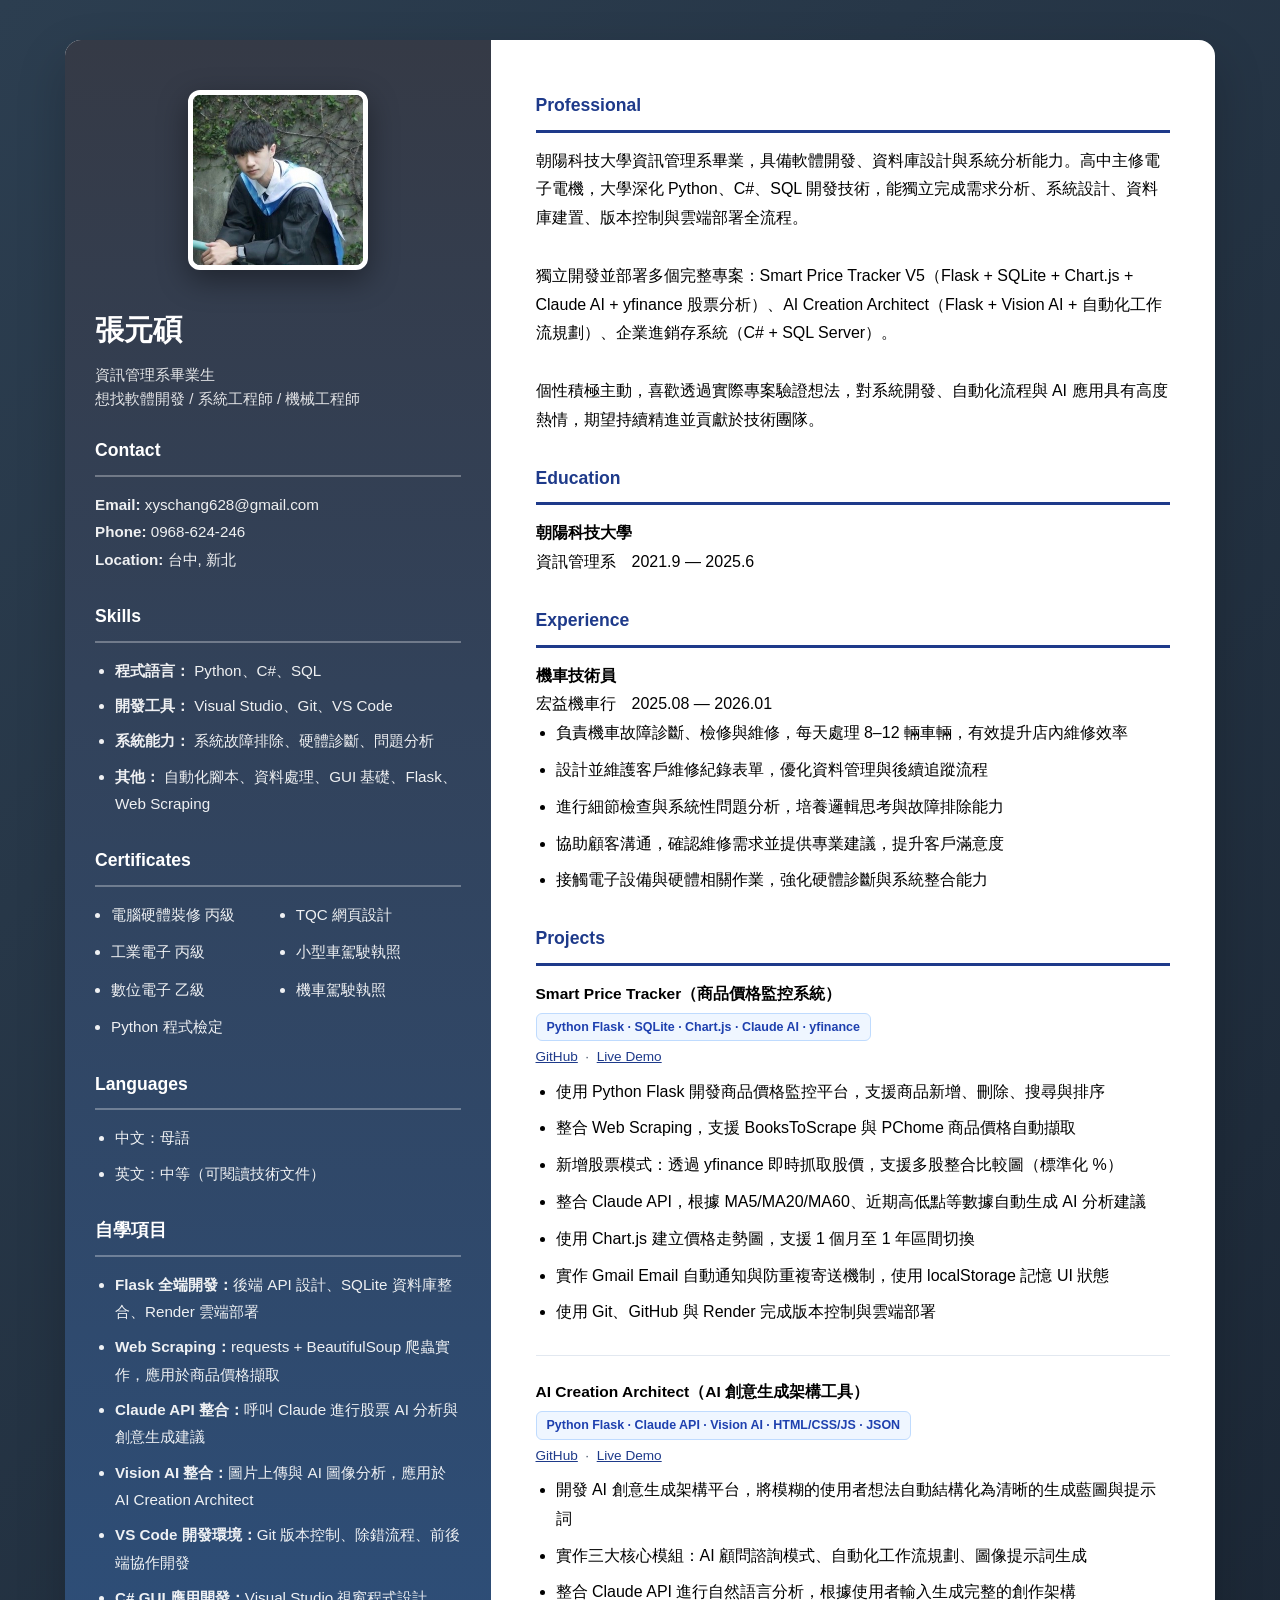
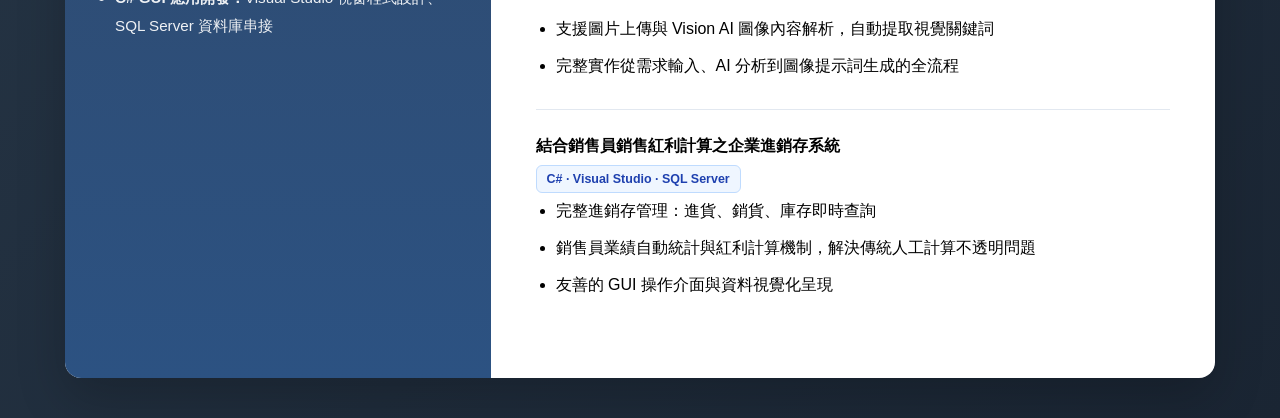
<file: index.html>
<!DOCTYPE html>
<html lang="zh-TW">
<head>
    <meta charset="UTF-8">
    <meta name="viewport" content="width=device-width, initial-scale=1.0">
    <title>張元碩 - 軟體工程師簡歷</title>
    <link rel="stylesheet" href="style.css">
</head>
<body>

<div class="container">

    <!-- 左欄 -->
    <div class="left">
        <div class="profile-photo">
            <a href="qr.html" target="_blank">
            <img src="photo.jpg" alt="張元碩 - 點擊顯示QR Code">
            </a>
        </div>
        <h1>張元碩</h1>
        <h3>資訊管理系畢業生<br>想找軟體開發 / 系統工程師 / 機械工程師</h3>

        <div class="section">
            <h2>Contact</h2>
            <p><strong>Email:</strong> xyschang628@gmail.com</p>
            <p><strong>Phone:</strong> 0968-624-246</p>
            <p><strong>Location:</strong> 台中, 新北</p>
        </div>

        <div class="section">
            <h2>Skills</h2>
            <ul>
                <li><strong>程式語言：</strong> Python、C#、SQL</li>
                <li><strong>開發工具：</strong> Visual Studio、Git、VS Code</li>
                <li><strong>系統能力：</strong> 系統故障排除、硬體診斷、問題分析</li>
                <li><strong>其他：</strong> 自動化腳本、資料處理、GUI 基礎、Flask、Web Scraping</li>
            </ul>
        </div>

        <div class="section">
            <h2>Certificates</h2>
            <ul class="cert-list">
                <li>電腦硬體裝修 丙級</li>
                <li>工業電子 丙級</li>
                <li>數位電子 乙級</li>
                <li>Python 程式檢定</li>
                <li>TQC 網頁設計</li>
                <li>小型車駕駛執照</li>
                <li>機車駕駛執照</li>
            </ul>
        </div>

        <div class="section">
            <h2>Languages</h2>
            <ul>
                <li>中文：母語</li>
                <li>英文：中等（可閱讀技術文件）</li>
            </ul>
        </div>

        <div class="section">
            <h2>自學項目</h2>
            <ul>
                <li><strong>Flask 全端開發：</strong>後端 API 設計、SQLite 資料庫整合、Render 雲端部署</li>
                <li><strong>Web Scraping：</strong>requests + BeautifulSoup 爬蟲實作，應用於商品價格擷取</li>
                <li><strong>Claude API 整合：</strong>呼叫 Claude 進行股票 AI 分析與創意生成建議</li>
                <li><strong>Vision AI 整合：</strong>圖片上傳與 AI 圖像分析，應用於 AI Creation Architect</li>
                <li><strong>VS Code 開發環境：</strong>Git 版本控制、除錯流程、前後端協作開發</li>
                <li><strong>C# GUI 應用開發：</strong>Visual Studio 視窗程式設計、SQL Server 資料庫串接</li>
            </ul>
        </div>
    </div>

    <!-- 右欄 -->
    <div class="right">

        <div class="section">
            <h2>Professional</h2>
            <p>
                朝陽科技大學資訊管理系畢業，具備軟體開發、資料庫設計與系統分析能力。高中主修電子電機，大學深化 Python、C#、SQL 開發技術，能獨立完成需求分析、系統設計、資料庫建置、版本控制與雲端部署全流程。<br><br>
                獨立開發並部署多個完整專案：Smart Price Tracker V5（Flask + SQLite + Chart.js + Claude AI + yfinance 股票分析）、AI Creation Architect（Flask + Vision AI + 自動化工作流規劃）、企業進銷存系統（C# + SQL Server）。<br><br>
                個性積極主動，喜歡透過實際專案驗證想法，對系統開發、自動化流程與 AI 應用具有高度熱情，期望持續精進並貢獻於技術團隊。
            </p>
        </div>

        <div class="section">
            <h2>Education</h2>
            <p><strong>朝陽科技大學</strong><br>
               資訊管理系　2021.9 — 2025.6</p>
        </div>

        <div class="section">
            <h2>Experience</h2>
            <p><strong>機車技術員</strong><br>
               宏益機車行　2025.08 — 2026.01</p>
            <ul>
                <li>負責機車故障診斷、檢修與維修，每天處理 8–12 輛車輛，有效提升店內維修效率</li>
                <li>設計並維護客戶維修紀錄表單，優化資料管理與後續追蹤流程</li>
                <li>進行細節檢查與系統性問題分析，培養邏輯思考與故障排除能力</li>
                <li>協助顧客溝通，確認維修需求並提供專業建議，提升客戶滿意度</li>
                <li>接觸電子設備與硬體相關作業，強化硬體診斷與系統整合能力</li>
            </ul>
        </div>

        <div class="section">
            <h2>Projects</h2>

            <div class="proj-block">
                <p class="proj-title"><strong>Smart Price Tracker（商品價格監控系統）</strong></p>
                <p class="proj-stack">Python Flask · SQLite · Chart.js · Claude AI · yfinance</p>
                <p class="proj-links">
                    <a href="https://github.com/xyschang/smart-price-tracker" target="_blank">GitHub</a>
                    &nbsp;·&nbsp;
                    <a href="https://smart-price-tracker-cbke.onrender.com" target="_blank">Live Demo</a>
                </p>
                <ul>
                    <li>使用 Python Flask 開發商品價格監控平台，支援商品新增、刪除、搜尋與排序</li>
                    <li>整合 Web Scraping，支援 BooksToScrape 與 PChome 商品價格自動擷取</li>
                    <li>新增股票模式：透過 yfinance 即時抓取股價，支援多股整合比較圖（標準化 %）</li>
                    <li>整合 Claude API，根據 MA5/MA20/MA60、近期高低點等數據自動生成 AI 分析建議</li>
                    <li>使用 Chart.js 建立價格走勢圖，支援 1 個月至 1 年區間切換</li>
                    <li>實作 Gmail Email 自動通知與防重複寄送機制，使用 localStorage 記憶 UI 狀態</li>
                    <li>使用 Git、GitHub 與 Render 完成版本控制與雲端部署</li>
                </ul>
            </div>

            <div class="proj-block">
                <p class="proj-title"><strong>AI Creation Architect（AI 創意生成架構工具）</strong></p>
                <p class="proj-stack">Python Flask · Claude API · Vision AI · HTML/CSS/JS · JSON</p>
                <p class="proj-links">
                    <a href="https://github.com/xyschang/AI-Creation-Architect" target="_blank">GitHub</a>
                    &nbsp;·&nbsp;
                    <a href="https://ai-creation-architect.onrender.com/" target="_blank">Live Demo</a>
                </p>
                <ul>
                    <li>開發 AI 創意生成架構平台，將模糊的使用者想法自動結構化為清晰的生成藍圖與提示詞</li>
                    <li>實作三大核心模組：AI 顧問諮詢模式、自動化工作流規劃、圖像提示詞生成</li>
                    <li>整合 Claude API 進行自然語言分析，根據使用者輸入生成完整的創作架構</li>
                    <li>支援圖片上傳與 Vision AI 圖像內容解析，自動提取視覺關鍵詞</li>
                    <li>完整實作從需求輸入、AI 分析到圖像提示詞生成的全流程</li>
                </ul>
            </div>

            <div class="proj-block">
                <p class="proj-title"><strong>結合銷售員銷售紅利計算之企業進銷存系統</strong></p>
                <p class="proj-stack">C# · Visual Studio · SQL Server</p>
                <ul>
                    <li>完整進銷存管理：進貨、銷貨、庫存即時查詢</li>
                    <li>銷售員業績自動統計與紅利計算機制，解決傳統人工計算不透明問題</li>
                    <li>友善的 GUI 操作介面與資料視覺化呈現</li>
                </ul>
            </div>

        </div>

    </div>
</div>

</body>
</html>
</file>
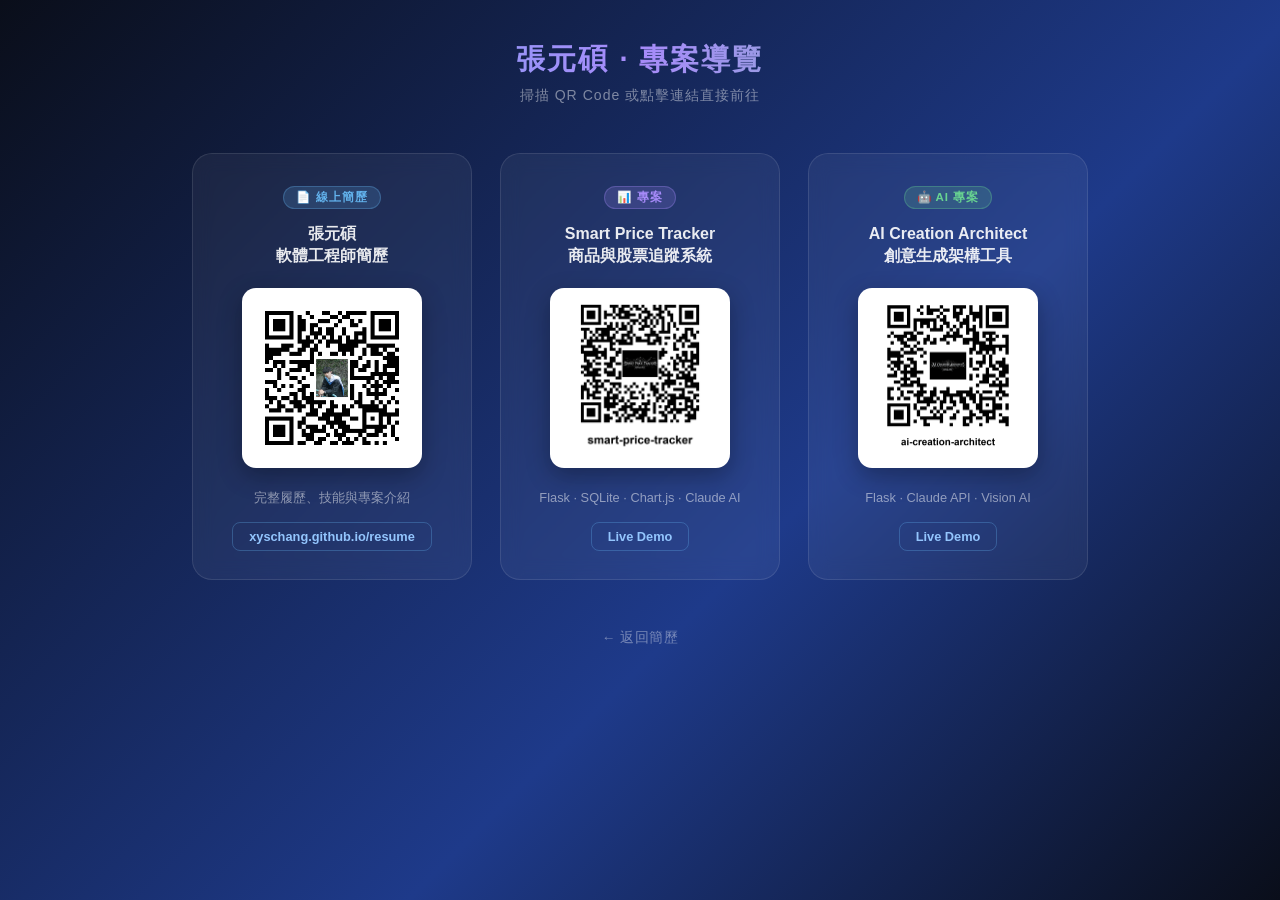
<file: qr.html>
<!DOCTYPE html>
<html lang="zh-TW">
<head>
    <meta charset="UTF-8">
    <meta name="viewport" content="width=device-width, initial-scale=1.0">
    <title>張元碩 - 專案 QR Code</title>
    <style>
        * { margin:0; padding:0; box-sizing:border-box; }

        body {
            font-family: Arial, 'Noto Sans TC', sans-serif;
            background: linear-gradient(135deg, #0a0e1a 0%, #1e3a8a 60%, #0a0e1a 100%);
            min-height: 100vh;
            color: white;
            padding: 40px 20px 60px;
        }

        /* 標題 */
        .page-title {
            text-align: center;
            margin-bottom: 48px;
        }
        .page-title h1 {
            font-size: 1.8rem;
            font-weight: 800;
            letter-spacing: 2px;
            background: linear-gradient(90deg, #63b3ed, #a78bfa, #68d391);
            -webkit-background-clip: text;
            -webkit-text-fill-color: transparent;
            margin-bottom: 6px;
        }
        .page-title p {
            color: rgba(255,255,255,0.45);
            font-size: 0.88rem;
            letter-spacing: 1px;
        }

        /* 卡片群 */
        .cards {
            display: flex;
            flex-wrap: wrap;
            justify-content: center;
            gap: 28px;
            max-width: 1000px;
            margin: 0 auto;
        }

        /* 單張卡片 */
        .card {
            background: rgba(255,255,255,0.05);
            border: 1px solid rgba(255,255,255,0.1);
            border-radius: 20px;
            padding: 32px 28px 28px;
            width: 280px;
            text-align: center;
            backdrop-filter: blur(10px);
            transition: transform 0.3s ease, box-shadow 0.3s ease;
        }
        .card:hover {
            transform: translateY(-8px);
            box-shadow: 0 20px 40px rgba(0,0,0,0.4);
        }

        /* 專案類型標籤 */
        .card-badge {
            display: inline-block;
            font-size: 0.72rem;
            font-weight: 700;
            letter-spacing: 1px;
            text-transform: uppercase;
            padding: 3px 12px;
            border-radius: 20px;
            margin-bottom: 14px;
        }
        .badge-resume  { background: rgba(99,179,237,0.18); color: #63b3ed; border: 1px solid rgba(99,179,237,0.3); }
        .badge-project { background: rgba(167,139,250,0.18); color: #a78bfa; border: 1px solid rgba(167,139,250,0.3); }
        .badge-ai      { background: rgba(104,211,145,0.18); color: #68d391; border: 1px solid rgba(104,211,145,0.3); }

        .card h2 {
            font-size: 1rem;
            font-weight: 700;
            margin-bottom: 20px;
            color: rgba(255,255,255,0.9);
            line-height: 1.4;
        }

        /* QR Code 圖片框 */
        .qr-frame {
            background: white;
            border-radius: 14px;
            padding: 14px;
            margin: 0 auto 20px;
            width: 180px;
            height: 180px;
            display: flex;
            align-items: center;
            justify-content: center;
            box-shadow: 0 8px 24px rgba(0,0,0,0.3);
        }
        .qr-frame img {
            width: 100%;
            height: 100%;
            object-fit: contain;
            border-radius: 6px;
        }

        /* 說明文字 */
        .card-desc {
            font-size: 0.8rem;
            color: rgba(255,255,255,0.5);
            margin-bottom: 14px;
            line-height: 1.6;
        }

        /* 連結按鈕 */
        .card-link {
            display: inline-block;
            font-size: 0.8rem;
            font-weight: 600;
            color: #93c5fd;
            text-decoration: none;
            border: 1px solid rgba(99,179,237,0.3);
            border-radius: 8px;
            padding: 6px 16px;
            transition: all 0.2s;
            word-break: break-all;
        }
        .card-link:hover {
            background: rgba(99,179,237,0.15);
            color: #bfdbfe;
        }

        /* 返回按鈕 */
        .back-btn {
            display: block;
            text-align: center;
            margin-top: 48px;
        }
        .back-btn a {
            color: rgba(255,255,255,0.4);
            text-decoration: none;
            font-size: 0.85rem;
            letter-spacing: 0.5px;
            transition: color 0.2s;
        }
        .back-btn a:hover { color: rgba(255,255,255,0.8); }

        @media (max-width: 640px) {
            .card { width: 100%; max-width: 320px; }
            .page-title h1 { font-size: 1.4rem; }
        }
    </style>
</head>
<body>

<div class="page-title">
    <h1>張元碩 · 專案導覽</h1>
    <p>掃描 QR Code 或點擊連結直接前往</p>
</div>

<div class="cards">

    <!-- 線上簡歷 -->
    <div class="card">
        <div class="card-badge badge-resume">📄 線上簡歷</div>
        <h2>張元碩<br>軟體工程師簡歷</h2>
        <div class="qr-frame">
            <img src="qr-code.png" alt="簡歷 QR Code">
        </div>
        <p class="card-desc">完整履歷、技能與專案介紹</p>
        <a class="card-link" href="https://xyschang.github.io/resume" target="_blank">
            xyschang.github.io/resume
        </a>
    </div>

    <!-- Smart Price Tracker -->
    <div class="card">
        <div class="card-badge badge-project">📊 專案</div>
        <h2>Smart Price Tracker<br>商品與股票追蹤系統</h2>
        <div class="qr-frame">
            <img src="smart-price-tracker-qr-code.png" alt="Smart Price Tracker QR Code">
        </div>
        <p class="card-desc">Flask · SQLite · Chart.js · Claude AI</p>
        <a class="card-link" href="https://smart-price-tracker-cbke.onrender.com/" target="_blank">
            Live Demo
        </a>
    </div>

    <!-- AI Creation Architect -->
    <div class="card">
        <div class="card-badge badge-ai">🤖 AI 專案</div>
        <h2>AI Creation Architect<br>創意生成架構工具</h2>
        <div class="qr-frame">
            <img src="ai-creation-architect-qr-code.png" alt="AI Creation Architect QR Code">
        </div>
        <p class="card-desc">Flask · Claude API · Vision AI</p>
        <a class="card-link" href="https://ai-creation-architect.onrender.com/" target="_blank">
            Live Demo
        </a>
    </div>

</div>

<div class="back-btn">
    <a href="index.html">← 返回簡歷</a>
</div>

</body>
</html>
</file>
<file: style.css>
* {
    margin: 0;
    padding: 0;
    box-sizing: border-box;
}

a,
p,
li {
    overflow-wrap: break-word;
    word-wrap: break-word;
    word-break: break-word;
}

body {
    margin: 0;
    font-family: Arial, 'Noto Sans TC', sans-serif;
    background: linear-gradient(135deg, #2c3e50 0%, #1a2533 100%);
    min-height: 100vh;
    line-height: 1.8;
}

.container {
    display: flex;
    max-width: 1150px;
    margin: 40px auto;
    background: white;
    box-shadow: 0 20px 50px rgba(0,0,0,0.2);
    border-radius: 16px;
    overflow: hidden;
    transition: transform 0.4s ease;
}

.container:hover {
    transform: translateY(-6px);
}

/* 左欄 */
.left {
    width: 37%;
    min-width: 0;
    background: linear-gradient(180deg, #353a46, #2c5282);
    color: white;
    padding: 50px 30px;
}

/* 右欄 */
.right {
    width: 63%;
    min-width: 0;
    padding: 50px 45px;
    overflow: hidden;
}

.section {
    margin-bottom: 28px;
    transition: transform 0.3s ease;
}

.section:hover {
    transform: translateX(6px);
}

/* 大頭貼 */
.profile-photo {
    text-align: center;
    margin-bottom: 25px;
}

.profile-photo img {
    width: 180px;
    height: 180px;
    border-radius: 12px;
    object-fit: cover;
    border: 5px solid #ffffff;
    box-shadow: 0 10px 30px rgba(0,0,0,0.4);
    transition: transform 0.4s ease;
}

.profile-photo img:hover {
    transform: scale(1.05);
}

/* 標題 */
h1 {
    font-size: 1.8em;
    margin-bottom: 6px;
    word-break: break-word;
}

h3 {
    font-size: 0.95em;
    font-weight: normal;
    opacity: 0.85;
    margin-bottom: 24px;
    line-height: 1.6;
}

h2 {
    border-bottom: 3px solid #1e3a8a;
    padding-bottom: 8px;
    margin-bottom: 14px;
    color: #1e3a8a;
    font-size: 1.1em;
}

.left h2 {
    color: white;
    border-bottom: 2px solid rgba(255,255,255,0.3);
}

/* 左欄文字顏色 — 讓電話等資訊更明顯 */
.left p,
.left li {
    color: rgba(255,255,255,0.92);
    font-size: 0.95em;
}

.left a {
    color: #93c5fd;
    text-decoration: none;
}

.left a:hover {
    text-decoration: underline;
}

/* 右欄連結 */
.right a {
    color: #1e3a8a;
    word-break: break-all;
}

ul {
    padding-left: 20px;
}

li {
    margin-bottom: 8px;
}

/* 證照兩欄 */
.cert-list {
    column-count: 2;
    column-gap: 20px;
    padding-left: 16px;
}

.cert-list li {
    margin-bottom: 10px;
    break-inside: avoid;
}

/* ==================== 手機版 ==================== */
@media (max-width: 768px) {
    .container {
        flex-direction: column;
        margin: 8px;
        border-radius: 12px;
        width: calc(100% - 16px);
        /* 取消 hover 動畫避免手機跑版 */
        transform: none !important;
    }

    .left, .right {
        width: 100% !important;
        padding: 32px 20px !important;
        /* 確保不超出螢幕 */
        max-width: 100%;
        overflow: hidden;
    }

    .section:hover {
        transform: none;
    }

    h1 { font-size: 1.7em; }
    h2 { font-size: 1.1em; }
    h3 { font-size: 0.9em; }

    p, li {
        font-size: 0.97em;
        word-break: break-word;
    }

    ul {
        padding-left: 18px;
    }

    .cert-list {
        column-count: 1;
    }

    /* 手機版電話/連結防止溢出 */
    .left p strong,
    .right p {
        display: block;
        max-width: 100%;
    }
}

@media (max-width: 400px) {
    .left, .right {
        padding: 24px 16px !important;
    }

    h1 { font-size: 1.45em; }
}

/* ==================== Projects 樣式 ==================== */
.proj-block {
    margin-bottom: 22px;
    padding-bottom: 20px;
    border-bottom: 1px solid #e2e8f0;
}

.proj-block:last-child {
    border-bottom: none;
    margin-bottom: 0;
    padding-bottom: 0;
}

.proj-title {
    margin-bottom: 4px;
    font-size: 0.97em;
}

.proj-stack {
    display: inline-block;
    background: #eff6ff;
    color: #1e40af;
    border: 1px solid #bfdbfe;
    border-radius: 6px;
    padding: 2px 10px;
    font-size: 0.78em;
    font-weight: 600;
    margin-bottom: 4px;
}

.proj-links {
    font-size: 0.85em;
    margin-bottom: 8px;
    color: #475569;
}
</file>
